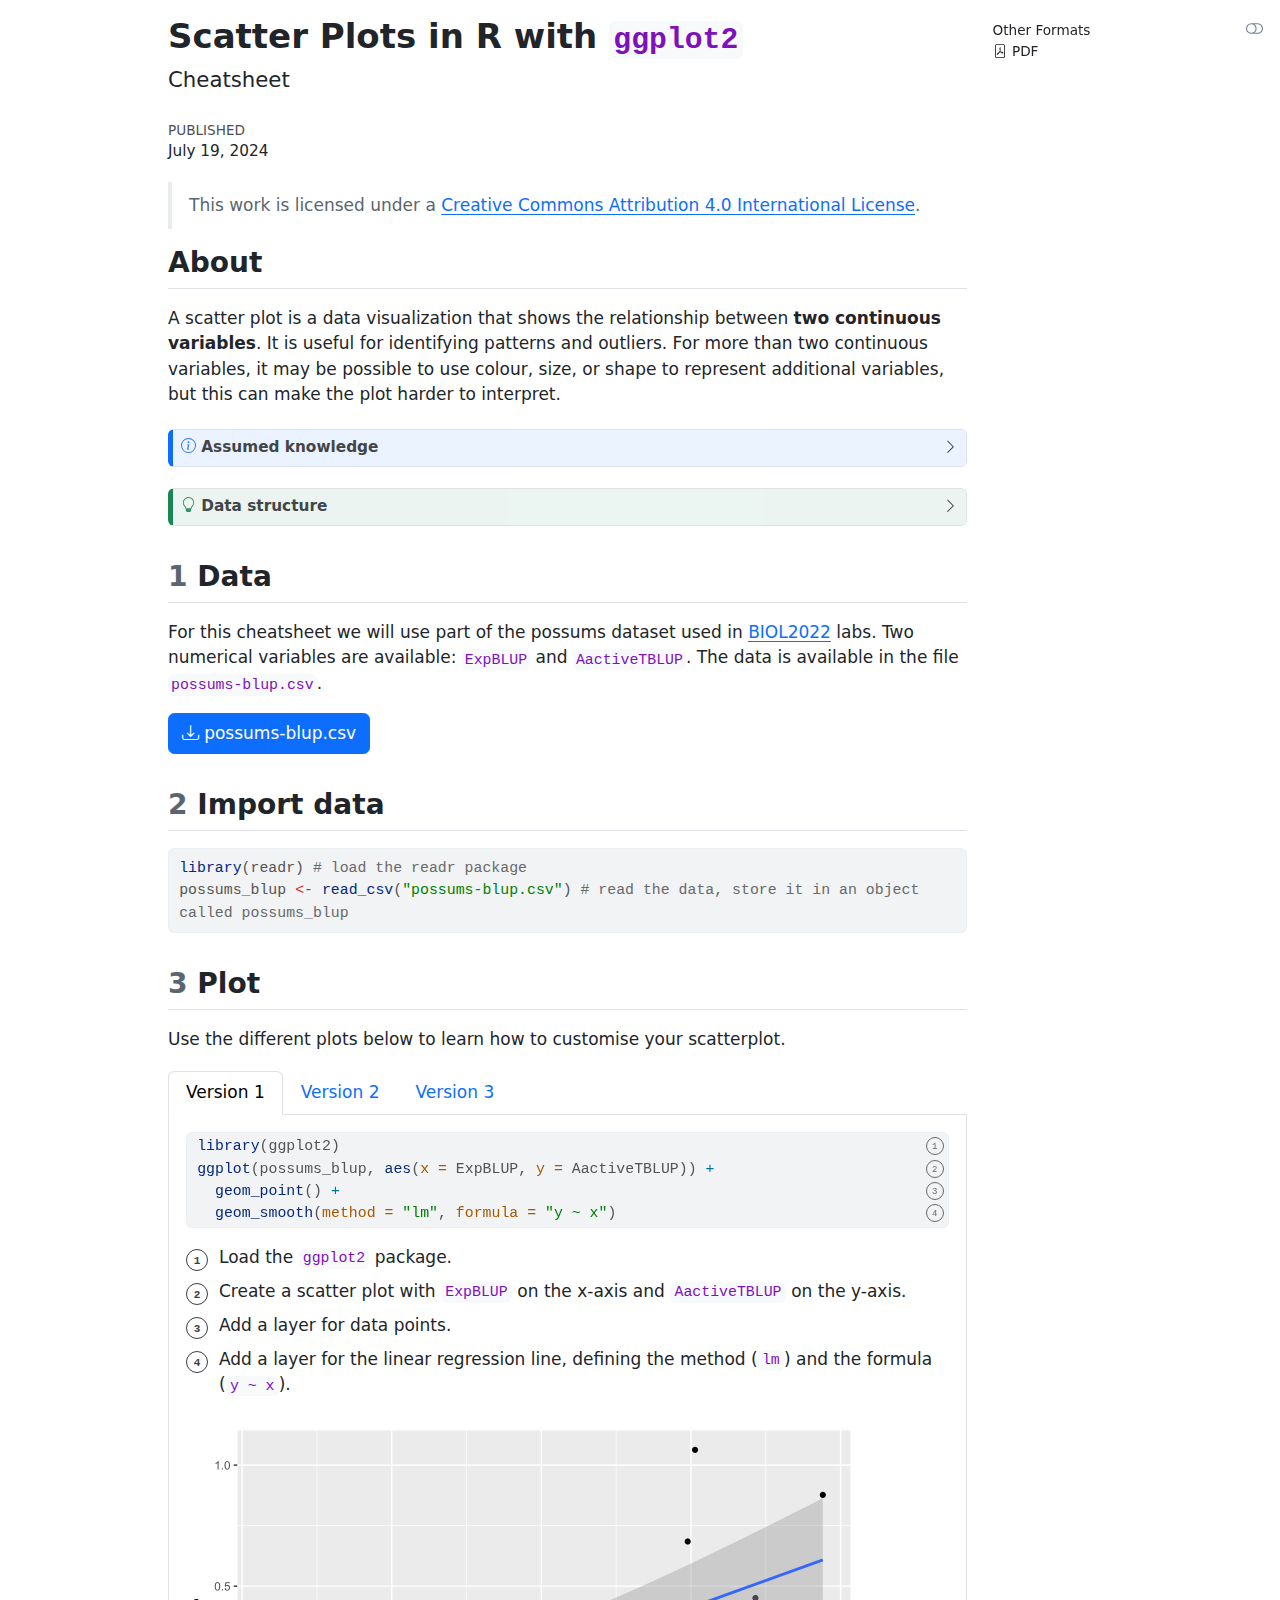
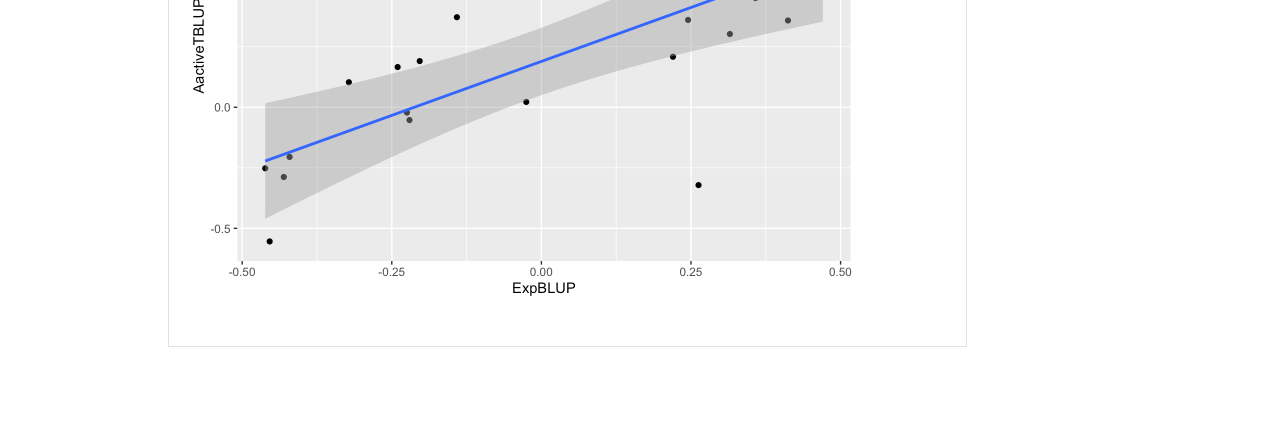
<file: index.html>
<!DOCTYPE html>
<html xmlns="http://www.w3.org/1999/xhtml" lang="en" xml:lang="en"><head>

<meta charset="utf-8">
<meta name="generator" content="quarto-1.5.45">

<meta name="viewport" content="width=device-width, initial-scale=1.0, user-scalable=yes">

<meta name="dcterms.date" content="2024-07-19">

<title>Scatter Plots in R with ggplot2</title>
<style>
code{white-space: pre-wrap;}
span.smallcaps{font-variant: small-caps;}
div.columns{display: flex; gap: min(4vw, 1.5em);}
div.column{flex: auto; overflow-x: auto;}
div.hanging-indent{margin-left: 1.5em; text-indent: -1.5em;}
ul.task-list{list-style: none;}
ul.task-list li input[type="checkbox"] {
  width: 0.8em;
  margin: 0 0.8em 0.2em -1em; /* quarto-specific, see https://github.com/quarto-dev/quarto-cli/issues/4556 */ 
  vertical-align: middle;
}
/* CSS for syntax highlighting */
pre > code.sourceCode { white-space: pre; position: relative; }
pre > code.sourceCode > span { line-height: 1.25; }
pre > code.sourceCode > span:empty { height: 1.2em; }
.sourceCode { overflow: visible; }
code.sourceCode > span { color: inherit; text-decoration: inherit; }
div.sourceCode { margin: 1em 0; }
pre.sourceCode { margin: 0; }
@media screen {
div.sourceCode { overflow: auto; }
}
@media print {
pre > code.sourceCode { white-space: pre-wrap; }
pre > code.sourceCode > span { display: inline-block; text-indent: -5em; padding-left: 5em; }
}
pre.numberSource code
  { counter-reset: source-line 0; }
pre.numberSource code > span
  { position: relative; left: -4em; counter-increment: source-line; }
pre.numberSource code > span > a:first-child::before
  { content: counter(source-line);
    position: relative; left: -1em; text-align: right; vertical-align: baseline;
    border: none; display: inline-block;
    -webkit-touch-callout: none; -webkit-user-select: none;
    -khtml-user-select: none; -moz-user-select: none;
    -ms-user-select: none; user-select: none;
    padding: 0 4px; width: 4em;
  }
pre.numberSource { margin-left: 3em;  padding-left: 4px; }
div.sourceCode
  {   }
@media screen {
pre > code.sourceCode > span > a:first-child::before { text-decoration: underline; }
}
</style>


<script src="scatter_r_files/libs/clipboard/clipboard.min.js"></script>
<script src="scatter_r_files/libs/quarto-html/quarto.js"></script>
<script src="scatter_r_files/libs/quarto-html/popper.min.js"></script>
<script src="scatter_r_files/libs/quarto-html/tippy.umd.min.js"></script>
<script src="scatter_r_files/libs/quarto-html/anchor.min.js"></script>
<link href="scatter_r_files/libs/quarto-html/tippy.css" rel="stylesheet">
<link href="scatter_r_files/libs/quarto-html/quarto-syntax-highlighting.css" rel="stylesheet" class="quarto-color-scheme" id="quarto-text-highlighting-styles">
<link href="scatter_r_files/libs/quarto-html/quarto-syntax-highlighting-dark.css" rel="prefetch" class="quarto-color-scheme quarto-color-alternate" id="quarto-text-highlighting-styles">
<script src="scatter_r_files/libs/bootstrap/bootstrap.min.js"></script>
<link href="scatter_r_files/libs/bootstrap/bootstrap-icons.css" rel="stylesheet">
<link href="scatter_r_files/libs/bootstrap/bootstrap.min.css" rel="stylesheet" class="quarto-color-scheme" id="quarto-bootstrap" data-mode="light">
<link href="scatter_r_files/libs/bootstrap/bootstrap-dark.min.css" rel="prefetch" class="quarto-color-scheme quarto-color-alternate" id="quarto-bootstrap" data-mode="dark">
<link href="scatter_r_files/libs/quarto-contrib/downloadthis-1.9.1/downloadthis.css" rel="stylesheet">


</head>

<body>

<div id="quarto-content" class="page-columns page-rows-contents page-layout-article">
<div id="quarto-margin-sidebar" class="sidebar margin-sidebar">
<div class="quarto-alternate-formats"><h2>Other Formats</h2><ul><li><a href="scatter_r.pdf"><i class="bi bi-file-pdf"></i>PDF</a></li></ul></div></div>
<main class="content" id="quarto-document-content">

<header id="title-block-header" class="quarto-title-block default">
<div class="quarto-title">
<h1 class="title">Scatter Plots in R with <code>ggplot2</code></h1>
<p class="subtitle lead">Cheatsheet</p>
</div>



<div class="quarto-title-meta">

    
    <div>
    <div class="quarto-title-meta-heading">Published</div>
    <div class="quarto-title-meta-contents">
      <p class="date">July 19, 2024</p>
    </div>
  </div>
  
    
  </div>
  


</header>


<blockquote class="blockquote">
<p>This work is licensed under a <a href="https://creativecommons.org/licenses/by/4.0/">Creative Commons Attribution 4.0 International License</a>.</p>
</blockquote>
<section id="about" class="level2 unnumbered">
<h2 class="unnumbered anchored" data-anchor-id="about">About</h2>
<p>A scatter plot is a data visualization that shows the relationship between <strong>two continuous variables</strong>. It is useful for identifying patterns and outliers. For more than two continuous variables, it may be possible to use colour, size, or shape to represent additional variables, but this can make the plot harder to interpret.</p>
<div class="callout callout-style-default callout-note callout-titled">
<div class="callout-header d-flex align-content-center" data-bs-toggle="collapse" data-bs-target=".callout-1-contents" aria-controls="callout-1" aria-expanded="false" aria-label="Toggle callout">
<div class="callout-icon-container">
<i class="callout-icon"></i>
</div>
<div class="callout-title-container flex-fill">
Assumed knowledge
</div>
<div class="callout-btn-toggle d-inline-block border-0 py-1 ps-1 pe-0 float-end"><i class="callout-toggle"></i></div>
</div>
<div id="callout-1" class="callout-1-contents callout-collapse collapse">
<div class="callout-body-container callout-body">
<ul>
<li>You know how to install and load packages in R.</li>
<li>You know how to import data into R.</li>
<li>You recognise data frames and vectors.</li>
</ul>
</div>
</div>
</div>
<div class="callout callout-style-default callout-tip callout-titled">
<div class="callout-header d-flex align-content-center" data-bs-toggle="collapse" data-bs-target=".callout-2-contents" aria-controls="callout-2" aria-expanded="false" aria-label="Toggle callout">
<div class="callout-icon-container">
<i class="callout-icon"></i>
</div>
<div class="callout-title-container flex-fill">
Data structure
</div>
<div class="callout-btn-toggle d-inline-block border-0 py-1 ps-1 pe-0 float-end"><i class="callout-toggle"></i></div>
</div>
<div id="callout-2" class="callout-2-contents callout-collapse collapse">
<div class="callout-body-container callout-body">
<p>Your data should be <strong>structured</strong> in a way that makes it <em>easy</em> to plot. The ideal structure is <strong>long</strong>, i.e.&nbsp;one where each column represents a variable and each row an observation (<a href="#fig-longwide" class="quarto-xref">Figure&nbsp;1</a>). You can either reshape your data in R or <strong>move cells manually</strong> in a spreadsheet program to achieve the desired structure. For boxplots comparing more than one group of data, a <strong>categorical variable</strong> representing the group should be present in the data.</p>
<div id="fig-longwide" class="quarto-float quarto-figure quarto-figure-center anchored">
<figure class="quarto-float quarto-float-fig figure">
<div aria-describedby="fig-longwide-caption-0ceaefa1-69ba-4598-a22c-09a6ac19f8ca">
<img src="longwide.png" class="img-fluid figure-img">
</div>
<figcaption class="quarto-float-caption-bottom quarto-float-caption quarto-float-fig" id="fig-longwide-caption-0ceaefa1-69ba-4598-a22c-09a6ac19f8ca">
Figure&nbsp;1: Long data (left) where each column is a different variable – e.g.&nbsp;<code>Sex</code> is categorical and <code>BW</code> is the measured, continuous response – is preferred over wide data (right), as it makes it easier to manipulate data when plotting.
</figcaption>
</figure>
</div>
</div>
</div>
</div>
</section>
<section id="data" class="level2" data-number="1">
<h2 data-number="1" class="anchored" data-anchor-id="data"><span class="header-section-number">1</span> Data</h2>
<p>For this cheatsheet we will use part of the possums dataset used in <a href="https://www.sydney.edu.au/units/BIOL2022">BIOL2022</a> labs. Two numerical variables are available: <code>ExpBLUP</code> and <code>AactiveTBLUP</code>. The data is available in the file <code>possums-blup.csv</code>.</p>
<p><a href="#dnldts30955" onclick="fetch('[data-uri]').then(res => res.blob()).then(blob => {
      const downloadURL = window.URL.createObjectURL(blob);
      const a = document.createElement('a');
      document.body.appendChild(a);
      a.href = downloadURL;
      a.download = 'possums-blup.csv'; a.click();
      window.URL.revokeObjectURL(downloadURL);
      document.body.removeChild(a);
        });"><button class="btn btn-primary downloadthis  " id="dnldts30955"><i class="bi bi-download"></i> possums-blup.csv </button></a></p>
</section>
<section id="import-data" class="level2" data-number="2">
<h2 data-number="2" class="anchored" data-anchor-id="import-data"><span class="header-section-number">2</span> Import data</h2>
<div class="cell">
<div class="sourceCode cell-code" id="cb1"><pre class="sourceCode r code-with-copy"><code class="sourceCode r"><span id="cb1-1"><a href="#cb1-1" aria-hidden="true" tabindex="-1"></a><span class="fu">library</span>(readr) <span class="co"># load the readr package</span></span>
<span id="cb1-2"><a href="#cb1-2" aria-hidden="true" tabindex="-1"></a>possums_blup <span class="ot">&lt;-</span> <span class="fu">read_csv</span>(<span class="st">"possums-blup.csv"</span>) <span class="co"># read the data, store it in an object called possums_blup</span></span></code><button title="Copy to Clipboard" class="code-copy-button"><i class="bi"></i></button></pre></div>
</div>
</section>
<section id="plot" class="level2" data-number="3">
<h2 data-number="3" class="anchored" data-anchor-id="plot"><span class="header-section-number">3</span> Plot</h2>
<p>Use the different plots below to learn how to customise your scatterplot.</p>
<div class="tabset-margin-container"></div><div class="panel-tabset">
<ul class="nav nav-tabs" role="tablist"><li class="nav-item" role="presentation"><a class="nav-link active" id="tabset-1-1-tab" data-bs-toggle="tab" data-bs-target="#tabset-1-1" role="tab" aria-controls="tabset-1-1" aria-selected="true" href="">Version 1</a></li><li class="nav-item" role="presentation"><a class="nav-link" id="tabset-1-2-tab" data-bs-toggle="tab" data-bs-target="#tabset-1-2" role="tab" aria-controls="tabset-1-2" aria-selected="false" href="">Version 2</a></li><li class="nav-item" role="presentation"><a class="nav-link" id="tabset-1-3-tab" data-bs-toggle="tab" data-bs-target="#tabset-1-3" role="tab" aria-controls="tabset-1-3" aria-selected="false" href="">Version 3</a></li></ul>
<div class="tab-content">
<div id="tabset-1-1" class="tab-pane active" role="tabpanel" aria-labelledby="tabset-1-1-tab">
<div class="cell">
<div class="sourceCode cell-code" id="annotated-cell-2"><pre class="sourceCode r code-annotation-code code-with-copy code-annotated"><code class="sourceCode r"><a class="code-annotation-anchor" data-target-cell="annotated-cell-2" data-target-annotation="1" onclick="event.preventDefault();" href="">1</a><span id="annotated-cell-2-1" class="code-annotation-target"><a href="#annotated-cell-2-1" aria-hidden="true" tabindex="-1"></a><span class="fu">library</span>(ggplot2)</span>
<a class="code-annotation-anchor" data-target-cell="annotated-cell-2" data-target-annotation="2" onclick="event.preventDefault();" href="">2</a><span id="annotated-cell-2-2" class="code-annotation-target"><a href="#annotated-cell-2-2" aria-hidden="true" tabindex="-1"></a><span class="fu">ggplot</span>(possums_blup, <span class="fu">aes</span>(<span class="at">x =</span> ExpBLUP, <span class="at">y =</span> AactiveTBLUP)) <span class="sc">+</span></span>
<a class="code-annotation-anchor" data-target-cell="annotated-cell-2" data-target-annotation="3" onclick="event.preventDefault();" href="">3</a><span id="annotated-cell-2-3" class="code-annotation-target"><a href="#annotated-cell-2-3" aria-hidden="true" tabindex="-1"></a>  <span class="fu">geom_point</span>() <span class="sc">+</span></span>
<a class="code-annotation-anchor" data-target-cell="annotated-cell-2" data-target-annotation="4" onclick="event.preventDefault();" href="">4</a><span id="annotated-cell-2-4" class="code-annotation-target"><a href="#annotated-cell-2-4" aria-hidden="true" tabindex="-1"></a>  <span class="fu">geom_smooth</span>(<span class="at">method =</span> <span class="st">"lm"</span>, <span class="at">formula =</span> <span class="st">"y ~ x"</span>)</span><div class="code-annotation-gutter-bg"></div><div class="code-annotation-gutter"></div></code><button title="Copy to Clipboard" class="code-copy-button"><i class="bi"></i></button></pre></div>
<div class="cell-annotation">
<dl class="code-annotation-container-grid">
<dt data-target-cell="annotated-cell-2" data-target-annotation="1">1</dt>
<dd>
<span data-code-cell="annotated-cell-2" data-code-lines="1" data-code-annotation="1">Load the <code>ggplot2</code> package.</span>
</dd>
<dt data-target-cell="annotated-cell-2" data-target-annotation="2">2</dt>
<dd>
<span data-code-cell="annotated-cell-2" data-code-lines="2" data-code-annotation="2">Create a scatter plot with <code>ExpBLUP</code> on the x-axis and <code>AactiveTBLUP</code> on the y-axis.</span>
</dd>
<dt data-target-cell="annotated-cell-2" data-target-annotation="3">3</dt>
<dd>
<span data-code-cell="annotated-cell-2" data-code-lines="3" data-code-annotation="3">Add a layer for data points.</span>
</dd>
<dt data-target-cell="annotated-cell-2" data-target-annotation="4">4</dt>
<dd>
<span data-code-cell="annotated-cell-2" data-code-lines="4" data-code-annotation="4">Add a layer for the linear regression line, defining the method (<code>lm</code>) and the formula (<code>y ~ x</code>).</span>
</dd>
</dl>
</div>
<div class="cell-output-display">
<div>
<figure class="figure">
<p><img src="scatter_r_files/figure-html/unnamed-chunk-2-1.png" class="img-fluid figure-img" width="672"></p>
</figure>
</div>
</div>
</div>
</div>
<div id="tabset-1-2" class="tab-pane" role="tabpanel" aria-labelledby="tabset-1-2-tab">
<div class="cell">
<div class="sourceCode cell-code" id="annotated-cell-3"><pre class="sourceCode r code-annotation-code code-with-copy code-annotated"><code class="sourceCode r"><span id="annotated-cell-3-1"><a href="#annotated-cell-3-1" aria-hidden="true" tabindex="-1"></a><span class="fu">library</span>(ggplot2)</span>
<span id="annotated-cell-3-2"><a href="#annotated-cell-3-2" aria-hidden="true" tabindex="-1"></a><span class="fu">ggplot</span>(possums_blup) <span class="sc">+</span></span>
<a class="code-annotation-anchor" data-target-cell="annotated-cell-3" data-target-annotation="1" onclick="event.preventDefault();" href="">1</a><span id="annotated-cell-3-3" class="code-annotation-target"><a href="#annotated-cell-3-3" aria-hidden="true" tabindex="-1"></a>  <span class="fu">aes</span>(<span class="at">x =</span> ExpBLUP, <span class="at">y =</span> AactiveTBLUP) <span class="sc">+</span></span>
<span id="annotated-cell-3-4"><a href="#annotated-cell-3-4" aria-hidden="true" tabindex="-1"></a>  <span class="fu">geom_point</span>() <span class="sc">+</span></span>
<a class="code-annotation-anchor" data-target-cell="annotated-cell-3" data-target-annotation="2" onclick="event.preventDefault();" href="">2</a><span id="annotated-cell-3-5" class="code-annotation-target"><a href="#annotated-cell-3-5" aria-hidden="true" tabindex="-1"></a>  <span class="fu">geom_smooth</span>(<span class="at">method =</span> <span class="st">"lm"</span>) <span class="sc">+</span></span>
<a class="code-annotation-anchor" data-target-cell="annotated-cell-3" data-target-annotation="3" onclick="event.preventDefault();" href="">3</a><span id="annotated-cell-3-6" class="code-annotation-target"><a href="#annotated-cell-3-6" aria-hidden="true" tabindex="-1"></a>  <span class="fu">xlab</span>(<span class="st">"ExpBLUP"</span>) <span class="sc">+</span></span>
<span id="annotated-cell-3-7"><a href="#annotated-cell-3-7" aria-hidden="true" tabindex="-1"></a>  <span class="fu">ylab</span>(<span class="st">"AactiveTBLUP"</span>) <span class="sc">+</span></span>
<a class="code-annotation-anchor" data-target-cell="annotated-cell-3" data-target-annotation="4" onclick="event.preventDefault();" href="">4</a><span id="annotated-cell-3-8" class="code-annotation-target"><a href="#annotated-cell-3-8" aria-hidden="true" tabindex="-1"></a>  <span class="fu">theme_classic</span>()</span><div class="code-annotation-gutter-bg"></div><div class="code-annotation-gutter"></div></code><button title="Copy to Clipboard" class="code-copy-button"><i class="bi"></i></button></pre></div>
<div class="cell-annotation">
<dl class="code-annotation-container-grid">
<dt data-target-cell="annotated-cell-3" data-target-annotation="1">1</dt>
<dd>
<span data-code-cell="annotated-cell-3" data-code-lines="3" data-code-annotation="1">Define the aesthetics (x and y variables), outside of the <code>ggplot()</code> function.</span>
</dd>
<dt data-target-cell="annotated-cell-3" data-target-annotation="2">2</dt>
<dd>
<span data-code-cell="annotated-cell-3" data-code-lines="5" data-code-annotation="2">For the linear regression line, you can omit the formula.</span>
</dd>
<dt data-target-cell="annotated-cell-3" data-target-annotation="3">3</dt>
<dd>
<span data-code-cell="annotated-cell-3" data-code-lines="6" data-code-annotation="3">Add labels for the x and y axes.</span>
</dd>
<dt data-target-cell="annotated-cell-3" data-target-annotation="4">4</dt>
<dd>
<span data-code-cell="annotated-cell-3" data-code-lines="8" data-code-annotation="4">Change the theme. This is a simple way to standardise the appearance of your plots.</span>
</dd>
</dl>
</div>
<div class="cell-output cell-output-stderr">
<pre><code>`geom_smooth()` using formula = 'y ~ x'</code></pre>
</div>
<div class="cell-output-display">
<div>
<figure class="figure">
<p><img src="scatter_r_files/figure-html/unnamed-chunk-3-1.png" class="img-fluid figure-img" width="672"></p>
</figure>
</div>
</div>
</div>
</div>
<div id="tabset-1-3" class="tab-pane" role="tabpanel" aria-labelledby="tabset-1-3-tab">
<div class="cell">
<div class="sourceCode cell-code" id="annotated-cell-5"><pre class="sourceCode r code-annotation-code code-with-copy code-annotated"><code class="sourceCode r"><span id="annotated-cell-5-1"><a href="#annotated-cell-5-1" aria-hidden="true" tabindex="-1"></a><span class="fu">library</span>(ggplot2)</span>
<span id="annotated-cell-5-2"><a href="#annotated-cell-5-2" aria-hidden="true" tabindex="-1"></a><span class="fu">ggplot</span>(possums_blup) <span class="sc">+</span></span>
<span id="annotated-cell-5-3"><a href="#annotated-cell-5-3" aria-hidden="true" tabindex="-1"></a>  <span class="fu">aes</span>(<span class="at">x =</span> ExpBLUP, <span class="at">y =</span> AactiveTBLUP) <span class="sc">+</span></span>
<span id="annotated-cell-5-4"><a href="#annotated-cell-5-4" aria-hidden="true" tabindex="-1"></a>  <span class="fu">geom_point</span>(</span>
<a class="code-annotation-anchor" data-target-cell="annotated-cell-5" data-target-annotation="1" onclick="event.preventDefault();" href="">1</a><span id="annotated-cell-5-5" class="code-annotation-target"><a href="#annotated-cell-5-5" aria-hidden="true" tabindex="-1"></a>    <span class="at">colour =</span> <span class="st">"firebrick"</span>,</span>
<a class="code-annotation-anchor" data-target-cell="annotated-cell-5" data-target-annotation="2" onclick="event.preventDefault();" href="">2</a><span id="annotated-cell-5-6" class="code-annotation-target"><a href="#annotated-cell-5-6" aria-hidden="true" tabindex="-1"></a>    <span class="at">alpha =</span> .<span class="dv">5</span>, <span class="at">size =</span> <span class="dv">3</span>) <span class="sc">+</span></span>
<a class="code-annotation-anchor" data-target-cell="annotated-cell-5" data-target-annotation="3" onclick="event.preventDefault();" href="">3</a><span id="annotated-cell-5-7" class="code-annotation-target"><a href="#annotated-cell-5-7" aria-hidden="true" tabindex="-1"></a>  <span class="fu">geom_smooth</span>(<span class="at">method =</span> <span class="st">"lm"</span>, <span class="at">se =</span> <span class="cn">FALSE</span>) <span class="sc">+</span></span>
<span id="annotated-cell-5-8"><a href="#annotated-cell-5-8" aria-hidden="true" tabindex="-1"></a>  <span class="fu">theme_classic</span>()</span><div class="code-annotation-gutter-bg"></div><div class="code-annotation-gutter"></div></code><button title="Copy to Clipboard" class="code-copy-button"><i class="bi"></i></button></pre></div>
<div class="cell-annotation">
<dl class="code-annotation-container-grid">
<dt data-target-cell="annotated-cell-5" data-target-annotation="1">1</dt>
<dd>
<span data-code-cell="annotated-cell-5" data-code-lines="5" data-code-annotation="1">Change the colour of the points.</span>
</dd>
<dt data-target-cell="annotated-cell-5" data-target-annotation="2">2</dt>
<dd>
<span data-code-cell="annotated-cell-5" data-code-lines="6" data-code-annotation="2">Change the transparency (<code>alpha</code>) and size of the points.</span>
</dd>
<dt data-target-cell="annotated-cell-5" data-target-annotation="3">3</dt>
<dd>
<span data-code-cell="annotated-cell-5" data-code-lines="7" data-code-annotation="3">Remove the confidence interval band from the linear regression line.</span>
</dd>
</dl>
</div>
<div class="cell-output cell-output-stderr">
<pre><code>`geom_smooth()` using formula = 'y ~ x'</code></pre>
</div>
<div class="cell-output-display">
<div>
<figure class="figure">
<p><img src="scatter_r_files/figure-html/unnamed-chunk-4-1.png" class="img-fluid figure-img" width="672"></p>
</figure>
</div>
</div>
</div>
</div>
</div>
</div>
</section>

</main>
<!-- /main column -->
<script id="quarto-html-after-body" type="application/javascript">
window.document.addEventListener("DOMContentLoaded", function (event) {
  const toggleBodyColorMode = (bsSheetEl) => {
    const mode = bsSheetEl.getAttribute("data-mode");
    const bodyEl = window.document.querySelector("body");
    if (mode === "dark") {
      bodyEl.classList.add("quarto-dark");
      bodyEl.classList.remove("quarto-light");
    } else {
      bodyEl.classList.add("quarto-light");
      bodyEl.classList.remove("quarto-dark");
    }
  }
  const toggleBodyColorPrimary = () => {
    const bsSheetEl = window.document.querySelector("link#quarto-bootstrap");
    if (bsSheetEl) {
      toggleBodyColorMode(bsSheetEl);
    }
  }
  toggleBodyColorPrimary();  
  const disableStylesheet = (stylesheets) => {
    for (let i=0; i < stylesheets.length; i++) {
      const stylesheet = stylesheets[i];
      stylesheet.rel = 'prefetch';
    }
  }
  const enableStylesheet = (stylesheets) => {
    for (let i=0; i < stylesheets.length; i++) {
      const stylesheet = stylesheets[i];
      stylesheet.rel = 'stylesheet';
    }
  }
  const manageTransitions = (selector, allowTransitions) => {
    const els = window.document.querySelectorAll(selector);
    for (let i=0; i < els.length; i++) {
      const el = els[i];
      if (allowTransitions) {
        el.classList.remove('notransition');
      } else {
        el.classList.add('notransition');
      }
    }
  }
  const toggleGiscusIfUsed = (isAlternate, darkModeDefault) => {
    const baseTheme = document.querySelector('#giscus-base-theme')?.value ?? 'light';
    const alternateTheme = document.querySelector('#giscus-alt-theme')?.value ?? 'dark';
    let newTheme = '';
    if(darkModeDefault) {
      newTheme = isAlternate ? baseTheme : alternateTheme;
    } else {
      newTheme = isAlternate ? alternateTheme : baseTheme;
    }
    const changeGiscusTheme = () => {
      // From: https://github.com/giscus/giscus/issues/336
      const sendMessage = (message) => {
        const iframe = document.querySelector('iframe.giscus-frame');
        if (!iframe) return;
        iframe.contentWindow.postMessage({ giscus: message }, 'https://giscus.app');
      }
      sendMessage({
        setConfig: {
          theme: newTheme
        }
      });
    }
    const isGiscussLoaded = window.document.querySelector('iframe.giscus-frame') !== null;
    if (isGiscussLoaded) {
      changeGiscusTheme();
    }
  }
  const toggleColorMode = (alternate) => {
    // Switch the stylesheets
    const alternateStylesheets = window.document.querySelectorAll('link.quarto-color-scheme.quarto-color-alternate');
    manageTransitions('#quarto-margin-sidebar .nav-link', false);
    if (alternate) {
      enableStylesheet(alternateStylesheets);
      for (const sheetNode of alternateStylesheets) {
        if (sheetNode.id === "quarto-bootstrap") {
          toggleBodyColorMode(sheetNode);
        }
      }
    } else {
      disableStylesheet(alternateStylesheets);
      toggleBodyColorPrimary();
    }
    manageTransitions('#quarto-margin-sidebar .nav-link', true);
    // Switch the toggles
    const toggles = window.document.querySelectorAll('.quarto-color-scheme-toggle');
    for (let i=0; i < toggles.length; i++) {
      const toggle = toggles[i];
      if (toggle) {
        if (alternate) {
          toggle.classList.add("alternate");     
        } else {
          toggle.classList.remove("alternate");
        }
      }
    }
    // Hack to workaround the fact that safari doesn't
    // properly recolor the scrollbar when toggling (#1455)
    if (navigator.userAgent.indexOf('Safari') > 0 && navigator.userAgent.indexOf('Chrome') == -1) {
      manageTransitions("body", false);
      window.scrollTo(0, 1);
      setTimeout(() => {
        window.scrollTo(0, 0);
        manageTransitions("body", true);
      }, 40);  
    }
  }
  const isFileUrl = () => { 
    return window.location.protocol === 'file:';
  }
  const hasAlternateSentinel = () => {  
    let styleSentinel = getColorSchemeSentinel();
    if (styleSentinel !== null) {
      return styleSentinel === "alternate";
    } else {
      return false;
    }
  }
  const setStyleSentinel = (alternate) => {
    const value = alternate ? "alternate" : "default";
    if (!isFileUrl()) {
      window.localStorage.setItem("quarto-color-scheme", value);
    } else {
      localAlternateSentinel = value;
    }
  }
  const getColorSchemeSentinel = () => {
    if (!isFileUrl()) {
      const storageValue = window.localStorage.getItem("quarto-color-scheme");
      return storageValue != null ? storageValue : localAlternateSentinel;
    } else {
      return localAlternateSentinel;
    }
  }
  const darkModeDefault = false;
  let localAlternateSentinel = darkModeDefault ? 'alternate' : 'default';
  // Dark / light mode switch
  window.quartoToggleColorScheme = () => {
    // Read the current dark / light value 
    let toAlternate = !hasAlternateSentinel();
    toggleColorMode(toAlternate);
    setStyleSentinel(toAlternate);
    toggleGiscusIfUsed(toAlternate, darkModeDefault);
  };
  // Ensure there is a toggle, if there isn't float one in the top right
  if (window.document.querySelector('.quarto-color-scheme-toggle') === null) {
    const a = window.document.createElement('a');
    a.classList.add('top-right');
    a.classList.add('quarto-color-scheme-toggle');
    a.href = "";
    a.onclick = function() { try { window.quartoToggleColorScheme(); } catch {} return false; };
    const i = window.document.createElement("i");
    i.classList.add('bi');
    a.appendChild(i);
    window.document.body.appendChild(a);
  }
  // Switch to dark mode if need be
  if (hasAlternateSentinel()) {
    toggleColorMode(true);
  } else {
    toggleColorMode(false);
  }
  const icon = "";
  const anchorJS = new window.AnchorJS();
  anchorJS.options = {
    placement: 'right',
    icon: icon
  };
  anchorJS.add('.anchored');
  const isCodeAnnotation = (el) => {
    for (const clz of el.classList) {
      if (clz.startsWith('code-annotation-')) {                     
        return true;
      }
    }
    return false;
  }
  const onCopySuccess = function(e) {
    // button target
    const button = e.trigger;
    // don't keep focus
    button.blur();
    // flash "checked"
    button.classList.add('code-copy-button-checked');
    var currentTitle = button.getAttribute("title");
    button.setAttribute("title", "Copied!");
    let tooltip;
    if (window.bootstrap) {
      button.setAttribute("data-bs-toggle", "tooltip");
      button.setAttribute("data-bs-placement", "left");
      button.setAttribute("data-bs-title", "Copied!");
      tooltip = new bootstrap.Tooltip(button, 
        { trigger: "manual", 
          customClass: "code-copy-button-tooltip",
          offset: [0, -8]});
      tooltip.show();    
    }
    setTimeout(function() {
      if (tooltip) {
        tooltip.hide();
        button.removeAttribute("data-bs-title");
        button.removeAttribute("data-bs-toggle");
        button.removeAttribute("data-bs-placement");
      }
      button.setAttribute("title", currentTitle);
      button.classList.remove('code-copy-button-checked');
    }, 1000);
    // clear code selection
    e.clearSelection();
  }
  const getTextToCopy = function(trigger) {
      const codeEl = trigger.previousElementSibling.cloneNode(true);
      for (const childEl of codeEl.children) {
        if (isCodeAnnotation(childEl)) {
          childEl.remove();
        }
      }
      return codeEl.innerText;
  }
  const clipboard = new window.ClipboardJS('.code-copy-button:not([data-in-quarto-modal])', {
    text: getTextToCopy
  });
  clipboard.on('success', onCopySuccess);
  if (window.document.getElementById('quarto-embedded-source-code-modal')) {
    // For code content inside modals, clipBoardJS needs to be initialized with a container option
    // TODO: Check when it could be a function (https://github.com/zenorocha/clipboard.js/issues/860)
    const clipboardModal = new window.ClipboardJS('.code-copy-button[data-in-quarto-modal]', {
      text: getTextToCopy,
      container: window.document.getElementById('quarto-embedded-source-code-modal')
    });
    clipboardModal.on('success', onCopySuccess);
  }
    var localhostRegex = new RegExp(/^(?:http|https):\/\/localhost\:?[0-9]*\//);
    var mailtoRegex = new RegExp(/^mailto:/);
      var filterRegex = new RegExp('/' + window.location.host + '/');
    var isInternal = (href) => {
        return filterRegex.test(href) || localhostRegex.test(href) || mailtoRegex.test(href);
    }
    // Inspect non-navigation links and adorn them if external
 	var links = window.document.querySelectorAll('a[href]:not(.nav-link):not(.navbar-brand):not(.toc-action):not(.sidebar-link):not(.sidebar-item-toggle):not(.pagination-link):not(.no-external):not([aria-hidden]):not(.dropdown-item):not(.quarto-navigation-tool):not(.about-link)');
    for (var i=0; i<links.length; i++) {
      const link = links[i];
      if (!isInternal(link.href)) {
        // undo the damage that might have been done by quarto-nav.js in the case of
        // links that we want to consider external
        if (link.dataset.originalHref !== undefined) {
          link.href = link.dataset.originalHref;
        }
      }
    }
  function tippyHover(el, contentFn, onTriggerFn, onUntriggerFn) {
    const config = {
      allowHTML: true,
      maxWidth: 500,
      delay: 100,
      arrow: false,
      appendTo: function(el) {
          return el.parentElement;
      },
      interactive: true,
      interactiveBorder: 10,
      theme: 'quarto',
      placement: 'bottom-start',
    };
    if (contentFn) {
      config.content = contentFn;
    }
    if (onTriggerFn) {
      config.onTrigger = onTriggerFn;
    }
    if (onUntriggerFn) {
      config.onUntrigger = onUntriggerFn;
    }
    window.tippy(el, config); 
  }
  const noterefs = window.document.querySelectorAll('a[role="doc-noteref"]');
  for (var i=0; i<noterefs.length; i++) {
    const ref = noterefs[i];
    tippyHover(ref, function() {
      // use id or data attribute instead here
      let href = ref.getAttribute('data-footnote-href') || ref.getAttribute('href');
      try { href = new URL(href).hash; } catch {}
      const id = href.replace(/^#\/?/, "");
      const note = window.document.getElementById(id);
      if (note) {
        return note.innerHTML;
      } else {
        return "";
      }
    });
  }
  const xrefs = window.document.querySelectorAll('a.quarto-xref');
  const processXRef = (id, note) => {
    // Strip column container classes
    const stripColumnClz = (el) => {
      el.classList.remove("page-full", "page-columns");
      if (el.children) {
        for (const child of el.children) {
          stripColumnClz(child);
        }
      }
    }
    stripColumnClz(note)
    if (id === null || id.startsWith('sec-')) {
      // Special case sections, only their first couple elements
      const container = document.createElement("div");
      if (note.children && note.children.length > 2) {
        container.appendChild(note.children[0].cloneNode(true));
        for (let i = 1; i < note.children.length; i++) {
          const child = note.children[i];
          if (child.tagName === "P" && child.innerText === "") {
            continue;
          } else {
            container.appendChild(child.cloneNode(true));
            break;
          }
        }
        if (window.Quarto?.typesetMath) {
          window.Quarto.typesetMath(container);
        }
        return container.innerHTML
      } else {
        if (window.Quarto?.typesetMath) {
          window.Quarto.typesetMath(note);
        }
        return note.innerHTML;
      }
    } else {
      // Remove any anchor links if they are present
      const anchorLink = note.querySelector('a.anchorjs-link');
      if (anchorLink) {
        anchorLink.remove();
      }
      if (window.Quarto?.typesetMath) {
        window.Quarto.typesetMath(note);
      }
      // TODO in 1.5, we should make sure this works without a callout special case
      if (note.classList.contains("callout")) {
        return note.outerHTML;
      } else {
        return note.innerHTML;
      }
    }
  }
  for (var i=0; i<xrefs.length; i++) {
    const xref = xrefs[i];
    tippyHover(xref, undefined, function(instance) {
      instance.disable();
      let url = xref.getAttribute('href');
      let hash = undefined; 
      if (url.startsWith('#')) {
        hash = url;
      } else {
        try { hash = new URL(url).hash; } catch {}
      }
      if (hash) {
        const id = hash.replace(/^#\/?/, "");
        const note = window.document.getElementById(id);
        if (note !== null) {
          try {
            const html = processXRef(id, note.cloneNode(true));
            instance.setContent(html);
          } finally {
            instance.enable();
            instance.show();
          }
        } else {
          // See if we can fetch this
          fetch(url.split('#')[0])
          .then(res => res.text())
          .then(html => {
            const parser = new DOMParser();
            const htmlDoc = parser.parseFromString(html, "text/html");
            const note = htmlDoc.getElementById(id);
            if (note !== null) {
              const html = processXRef(id, note);
              instance.setContent(html);
            } 
          }).finally(() => {
            instance.enable();
            instance.show();
          });
        }
      } else {
        // See if we can fetch a full url (with no hash to target)
        // This is a special case and we should probably do some content thinning / targeting
        fetch(url)
        .then(res => res.text())
        .then(html => {
          const parser = new DOMParser();
          const htmlDoc = parser.parseFromString(html, "text/html");
          const note = htmlDoc.querySelector('main.content');
          if (note !== null) {
            // This should only happen for chapter cross references
            // (since there is no id in the URL)
            // remove the first header
            if (note.children.length > 0 && note.children[0].tagName === "HEADER") {
              note.children[0].remove();
            }
            const html = processXRef(null, note);
            instance.setContent(html);
          } 
        }).finally(() => {
          instance.enable();
          instance.show();
        });
      }
    }, function(instance) {
    });
  }
      let selectedAnnoteEl;
      const selectorForAnnotation = ( cell, annotation) => {
        let cellAttr = 'data-code-cell="' + cell + '"';
        let lineAttr = 'data-code-annotation="' +  annotation + '"';
        const selector = 'span[' + cellAttr + '][' + lineAttr + ']';
        return selector;
      }
      const selectCodeLines = (annoteEl) => {
        const doc = window.document;
        const targetCell = annoteEl.getAttribute("data-target-cell");
        const targetAnnotation = annoteEl.getAttribute("data-target-annotation");
        const annoteSpan = window.document.querySelector(selectorForAnnotation(targetCell, targetAnnotation));
        const lines = annoteSpan.getAttribute("data-code-lines").split(",");
        const lineIds = lines.map((line) => {
          return targetCell + "-" + line;
        })
        let top = null;
        let height = null;
        let parent = null;
        if (lineIds.length > 0) {
            //compute the position of the single el (top and bottom and make a div)
            const el = window.document.getElementById(lineIds[0]);
            top = el.offsetTop;
            height = el.offsetHeight;
            parent = el.parentElement.parentElement;
          if (lineIds.length > 1) {
            const lastEl = window.document.getElementById(lineIds[lineIds.length - 1]);
            const bottom = lastEl.offsetTop + lastEl.offsetHeight;
            height = bottom - top;
          }
          if (top !== null && height !== null && parent !== null) {
            // cook up a div (if necessary) and position it 
            let div = window.document.getElementById("code-annotation-line-highlight");
            if (div === null) {
              div = window.document.createElement("div");
              div.setAttribute("id", "code-annotation-line-highlight");
              div.style.position = 'absolute';
              parent.appendChild(div);
            }
            div.style.top = top - 2 + "px";
            div.style.height = height + 4 + "px";
            div.style.left = 0;
            let gutterDiv = window.document.getElementById("code-annotation-line-highlight-gutter");
            if (gutterDiv === null) {
              gutterDiv = window.document.createElement("div");
              gutterDiv.setAttribute("id", "code-annotation-line-highlight-gutter");
              gutterDiv.style.position = 'absolute';
              const codeCell = window.document.getElementById(targetCell);
              const gutter = codeCell.querySelector('.code-annotation-gutter');
              gutter.appendChild(gutterDiv);
            }
            gutterDiv.style.top = top - 2 + "px";
            gutterDiv.style.height = height + 4 + "px";
          }
          selectedAnnoteEl = annoteEl;
        }
      };
      const unselectCodeLines = () => {
        const elementsIds = ["code-annotation-line-highlight", "code-annotation-line-highlight-gutter"];
        elementsIds.forEach((elId) => {
          const div = window.document.getElementById(elId);
          if (div) {
            div.remove();
          }
        });
        selectedAnnoteEl = undefined;
      };
        // Handle positioning of the toggle
    window.addEventListener(
      "resize",
      throttle(() => {
        elRect = undefined;
        if (selectedAnnoteEl) {
          selectCodeLines(selectedAnnoteEl);
        }
      }, 10)
    );
    function throttle(fn, ms) {
    let throttle = false;
    let timer;
      return (...args) => {
        if(!throttle) { // first call gets through
            fn.apply(this, args);
            throttle = true;
        } else { // all the others get throttled
            if(timer) clearTimeout(timer); // cancel #2
            timer = setTimeout(() => {
              fn.apply(this, args);
              timer = throttle = false;
            }, ms);
        }
      };
    }
      // Attach click handler to the DT
      const annoteDls = window.document.querySelectorAll('dt[data-target-cell]');
      for (const annoteDlNode of annoteDls) {
        annoteDlNode.addEventListener('click', (event) => {
          const clickedEl = event.target;
          if (clickedEl !== selectedAnnoteEl) {
            unselectCodeLines();
            const activeEl = window.document.querySelector('dt[data-target-cell].code-annotation-active');
            if (activeEl) {
              activeEl.classList.remove('code-annotation-active');
            }
            selectCodeLines(clickedEl);
            clickedEl.classList.add('code-annotation-active');
          } else {
            // Unselect the line
            unselectCodeLines();
            clickedEl.classList.remove('code-annotation-active');
          }
        });
      }
  const findCites = (el) => {
    const parentEl = el.parentElement;
    if (parentEl) {
      const cites = parentEl.dataset.cites;
      if (cites) {
        return {
          el,
          cites: cites.split(' ')
        };
      } else {
        return findCites(el.parentElement)
      }
    } else {
      return undefined;
    }
  };
  var bibliorefs = window.document.querySelectorAll('a[role="doc-biblioref"]');
  for (var i=0; i<bibliorefs.length; i++) {
    const ref = bibliorefs[i];
    const citeInfo = findCites(ref);
    if (citeInfo) {
      tippyHover(citeInfo.el, function() {
        var popup = window.document.createElement('div');
        citeInfo.cites.forEach(function(cite) {
          var citeDiv = window.document.createElement('div');
          citeDiv.classList.add('hanging-indent');
          citeDiv.classList.add('csl-entry');
          var biblioDiv = window.document.getElementById('ref-' + cite);
          if (biblioDiv) {
            citeDiv.innerHTML = biblioDiv.innerHTML;
          }
          popup.appendChild(citeDiv);
        });
        return popup.innerHTML;
      });
    }
  }
});
</script>
</div> <!-- /content -->




</body></html>
</file>
<file: scatter_r_files/libs/quarto-html/tippy.css>
.tippy-box[data-animation=fade][data-state=hidden]{opacity:0}[data-tippy-root]{max-width:calc(100vw - 10px)}.tippy-box{position:relative;background-color:#333;color:#fff;border-radius:4px;font-size:14px;line-height:1.4;white-space:normal;outline:0;transition-property:transform,visibility,opacity}.tippy-box[data-placement^=top]>.tippy-arrow{bottom:0}.tippy-box[data-placement^=top]>.tippy-arrow:before{bottom:-7px;left:0;border-width:8px 8px 0;border-top-color:initial;transform-origin:center top}.tippy-box[data-placement^=bottom]>.tippy-arrow{top:0}.tippy-box[data-placement^=bottom]>.tippy-arrow:before{top:-7px;left:0;border-width:0 8px 8px;border-bottom-color:initial;transform-origin:center bottom}.tippy-box[data-placement^=left]>.tippy-arrow{right:0}.tippy-box[data-placement^=left]>.tippy-arrow:before{border-width:8px 0 8px 8px;border-left-color:initial;right:-7px;transform-origin:center left}.tippy-box[data-placement^=right]>.tippy-arrow{left:0}.tippy-box[data-placement^=right]>.tippy-arrow:before{left:-7px;border-width:8px 8px 8px 0;border-right-color:initial;transform-origin:center right}.tippy-box[data-inertia][data-state=visible]{transition-timing-function:cubic-bezier(.54,1.5,.38,1.11)}.tippy-arrow{width:16px;height:16px;color:#333}.tippy-arrow:before{content:"";position:absolute;border-color:transparent;border-style:solid}.tippy-content{position:relative;padding:5px 9px;z-index:1}
</file>
<file: scatter_r_files/libs/quarto-html/quarto-syntax-highlighting.css>
/* quarto syntax highlight colors */
:root {
  --quarto-hl-ot-color: #d91e18;
  --quarto-hl-at-color: #a55a00;
  --quarto-hl-ss-color: #008000;
  --quarto-hl-an-color: #696969;
  --quarto-hl-fu-color: #06287e;
  --quarto-hl-st-color: #008000;
  --quarto-hl-cf-color: #d91e18;
  --quarto-hl-op-color: #00769e;
  --quarto-hl-er-color: #7928a1;
  --quarto-hl-bn-color: #7928a1;
  --quarto-hl-al-color: #7928a1;
  --quarto-hl-va-color: #a55a00;
  --quarto-hl-bu-color: inherit;
  --quarto-hl-ex-color: inherit;
  --quarto-hl-pp-color: #7928a1;
  --quarto-hl-in-color: #696969;
  --quarto-hl-vs-color: #008000;
  --quarto-hl-wa-color: #696969;
  --quarto-hl-do-color: #696969;
  --quarto-hl-im-color: inherit;
  --quarto-hl-ch-color: #008000;
  --quarto-hl-dt-color: #7928a1;
  --quarto-hl-fl-color: #a55a00;
  --quarto-hl-co-color: #696969;
  --quarto-hl-cv-color: #696969;
  --quarto-hl-cn-color: #d91e18;
  --quarto-hl-sc-color: #00769e;
  --quarto-hl-dv-color: #7928a1;
  --quarto-hl-kw-color: #d91e18;
}

/* other quarto variables */
:root {
  --quarto-font-monospace: SFMono-Regular, Menlo, Monaco, Consolas, "Liberation Mono", "Courier New", monospace;
}

pre > code.sourceCode > span {
  color: #545454;
}

code span {
  color: #545454;
}

code.sourceCode > span {
  color: #545454;
}

div.sourceCode,
div.sourceCode pre.sourceCode {
  color: #545454;
}

code span.ot {
  color: #d91e18;
  font-style: inherit;
}

code span.at {
  color: #a55a00;
  font-style: inherit;
}

code span.ss {
  color: #008000;
  font-style: inherit;
}

code span.an {
  color: #696969;
  font-style: inherit;
}

code span.fu {
  color: #06287e;
  font-style: inherit;
}

code span.st {
  color: #008000;
  font-style: inherit;
}

code span.cf {
  color: #d91e18;
  font-style: inherit;
}

code span.op {
  color: #00769e;
  font-style: inherit;
}

code span.er {
  color: #7928a1;
  font-style: inherit;
}

code span.bn {
  color: #7928a1;
  font-style: inherit;
}

code span.al {
  color: #7928a1;
  font-style: inherit;
}

code span.va {
  color: #a55a00;
  font-style: inherit;
}

code span.bu {
  font-style: inherit;
}

code span.ex {
  font-style: inherit;
}

code span.pp {
  color: #7928a1;
  font-style: inherit;
}

code span.in {
  color: #696969;
  font-style: inherit;
}

code span.vs {
  color: #008000;
  font-style: inherit;
}

code span.wa {
  color: #696969;
  font-style: italic;
}

code span.do {
  color: #696969;
  font-style: italic;
}

code span.im {
  font-style: inherit;
}

code span.ch {
  color: #008000;
  font-style: inherit;
}

code span.dt {
  color: #7928a1;
  font-style: inherit;
}

code span.fl {
  color: #a55a00;
  font-style: inherit;
}

code span.co {
  color: #696969;
  font-style: inherit;
}

code span.cv {
  color: #696969;
  font-style: italic;
}

code span.cn {
  color: #d91e18;
  font-style: inherit;
}

code span.sc {
  color: #00769e;
  font-style: inherit;
}

code span.dv {
  color: #7928a1;
  font-style: inherit;
}

code span.kw {
  color: #d91e18;
  font-style: inherit;
}

.prevent-inlining {
  content: "</";
}

/*# sourceMappingURL=debc5d5d77c3f9108843748ff7464032.css.map */
</file>
<file: scatter_r_files/libs/quarto-html/quarto-syntax-highlighting-dark.css>
/* quarto syntax highlight colors */
:root {
  --quarto-hl-ot-color: #ffa07a;
  --quarto-hl-at-color: #ffd700;
  --quarto-hl-ss-color: #abe338;
  --quarto-hl-an-color: #d4d0ab;
  --quarto-hl-fu-color: #ffd700;
  --quarto-hl-st-color: #abe338;
  --quarto-hl-cf-color: #ffa07a;
  --quarto-hl-op-color: #00e0e0;
  --quarto-hl-er-color: #dcc6e0;
  --quarto-hl-bn-color: #dcc6e0;
  --quarto-hl-al-color: #dcc6e0;
  --quarto-hl-va-color: #f5ab35;
  --quarto-hl-bu-color: #f5ab35;
  --quarto-hl-ex-color: #ffd700;
  --quarto-hl-pp-color: #dcc6e0;
  --quarto-hl-in-color: #d4d0ab;
  --quarto-hl-vs-color: #abe338;
  --quarto-hl-wa-color: #d4d0ab;
  --quarto-hl-do-color: #d4d0ab;
  --quarto-hl-im-color: #f8f8f2;
  --quarto-hl-ch-color: #abe338;
  --quarto-hl-dt-color: #dcc6e0;
  --quarto-hl-fl-color: #f5ab35;
  --quarto-hl-co-color: #d4d0ab;
  --quarto-hl-cv-color: #d4d0ab;
  --quarto-hl-cn-color: #ffa07a;
  --quarto-hl-sc-color: #00e0e0;
  --quarto-hl-dv-color: #dcc6e0;
  --quarto-hl-kw-color: #ffa07a;
}

/* other quarto variables */
:root {
  --quarto-font-monospace: SFMono-Regular, Menlo, Monaco, Consolas, "Liberation Mono", "Courier New", monospace;
}

pre > code.sourceCode > span {
  color: #f8f8f2;
}

code span {
  color: #f8f8f2;
}

code.sourceCode > span {
  color: #f8f8f2;
}

div.sourceCode,
div.sourceCode pre.sourceCode {
  color: #f8f8f2;
}

code span.ot {
  color: #ffa07a;
  font-style: inherit;
}

code span.at {
  color: #ffd700;
  font-style: inherit;
}

code span.ss {
  color: #abe338;
  font-style: inherit;
}

code span.an {
  color: #d4d0ab;
  font-style: inherit;
}

code span.fu {
  color: #ffd700;
  font-style: inherit;
}

code span.st {
  color: #abe338;
  font-style: inherit;
}

code span.cf {
  color: #ffa07a;
  font-style: inherit;
}

code span.op {
  color: #00e0e0;
  font-style: inherit;
}

code span.er {
  color: #dcc6e0;
  font-style: inherit;
}

code span.bn {
  color: #dcc6e0;
  font-style: inherit;
}

code span.al {
  color: #dcc6e0;
  font-style: inherit;
}

code span.va {
  color: #f5ab35;
  font-style: inherit;
}

code span.bu {
  color: #f5ab35;
  font-style: inherit;
}

code span.ex {
  color: #ffd700;
  font-style: inherit;
}

code span.pp {
  color: #dcc6e0;
  font-style: inherit;
}

code span.in {
  color: #d4d0ab;
  font-style: inherit;
}

code span.vs {
  color: #abe338;
  font-style: inherit;
}

code span.wa {
  color: #d4d0ab;
  font-style: italic;
}

code span.do {
  color: #d4d0ab;
  font-style: italic;
}

code span.im {
  color: #f8f8f2;
  font-style: inherit;
}

code span.ch {
  color: #abe338;
  font-style: inherit;
}

code span.dt {
  color: #dcc6e0;
  font-style: inherit;
}

code span.fl {
  color: #f5ab35;
  font-style: inherit;
}

code span.co {
  color: #d4d0ab;
  font-style: inherit;
}

code span.cv {
  color: #d4d0ab;
  font-style: italic;
}

code span.cn {
  color: #ffa07a;
  font-style: inherit;
}

code span.sc {
  color: #00e0e0;
  font-style: inherit;
}

code span.dv {
  color: #dcc6e0;
  font-style: inherit;
}

code span.kw {
  color: #ffa07a;
  font-style: inherit;
}

.prevent-inlining {
  content: "</";
}

/*# sourceMappingURL=935a306eefa94366c21e1a970dddb765.css.map */
</file>
<file: scatter_r_files/libs/quarto-contrib/downloadthis-1.9.1/downloadthis.css>
.downloadthis:focus,
  .downloadthis:active  {
     box-shadow: none !important;
  }
  
  .downloadthis:hover {
     transition: 0.2s;
     filter: brightness(0.90);
  }
  
  .downloadthis:active {
     filter: brightness(0.80);
}
</file>
